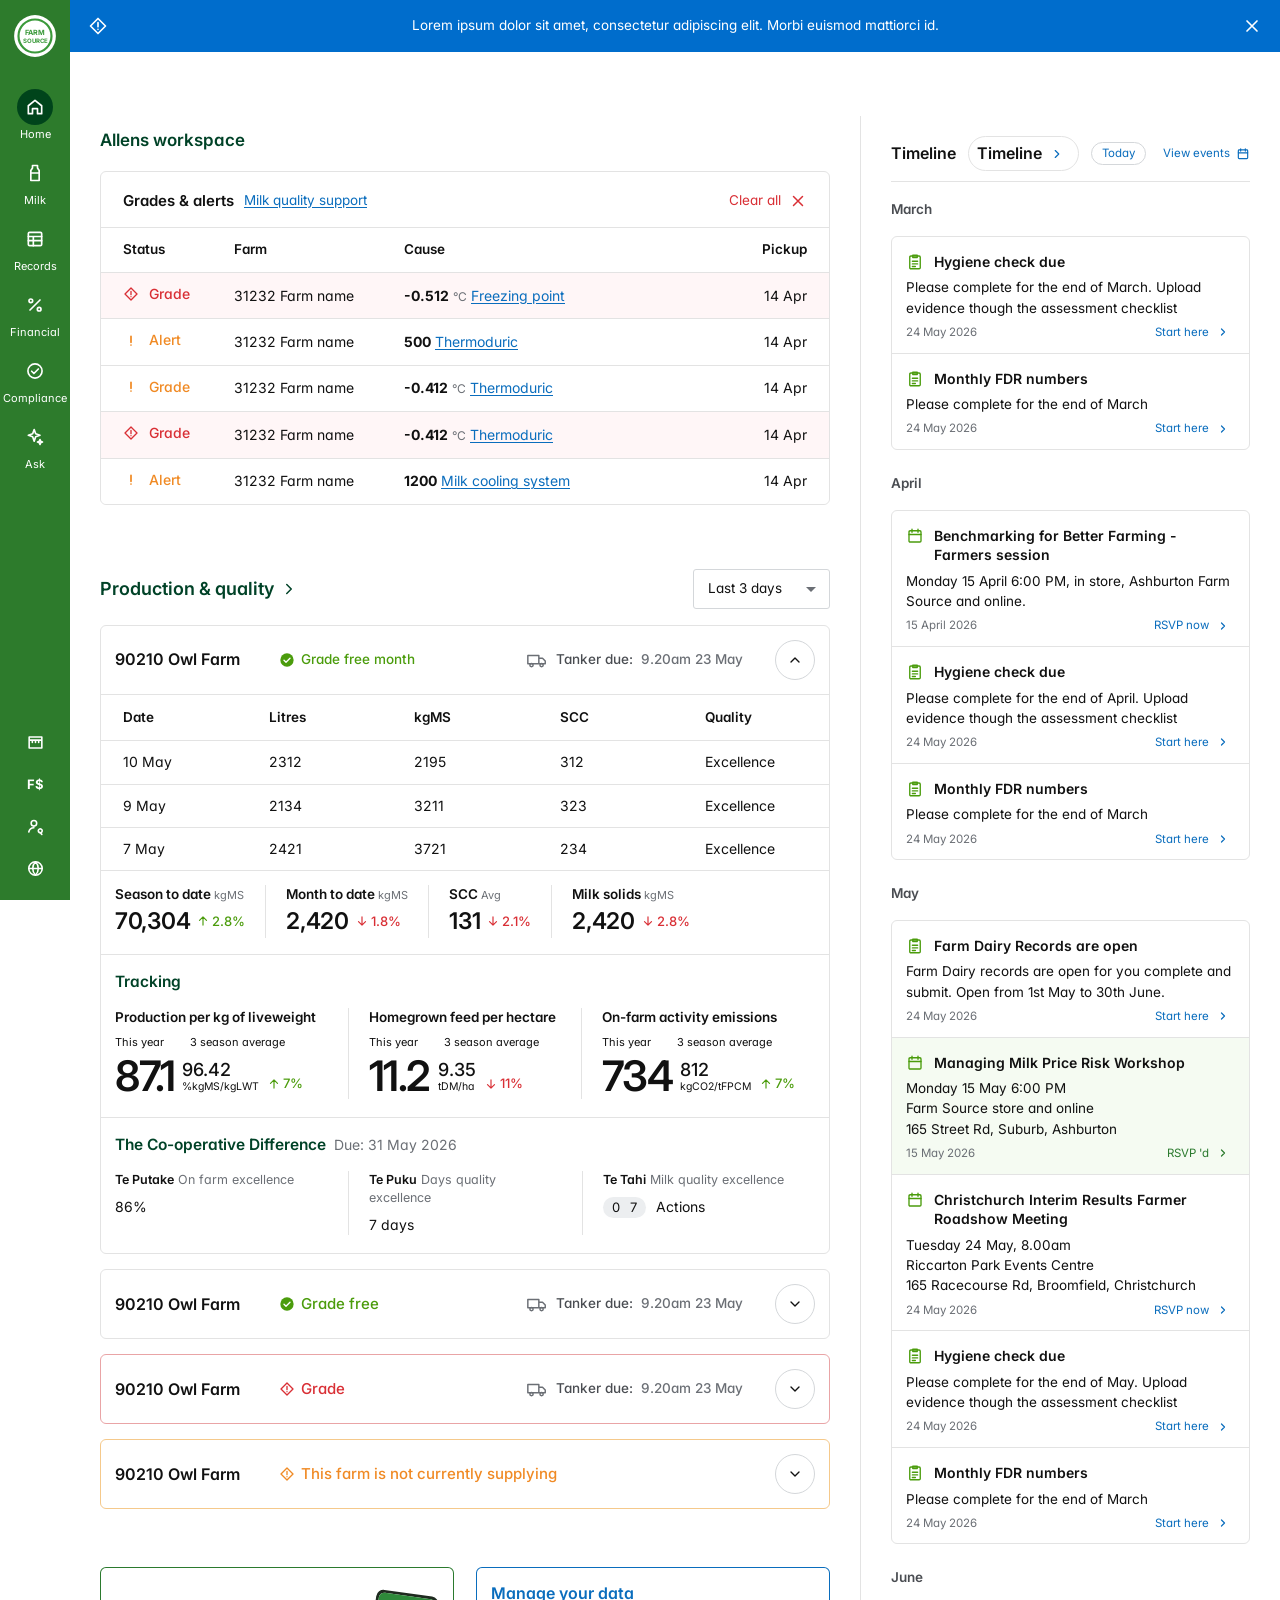
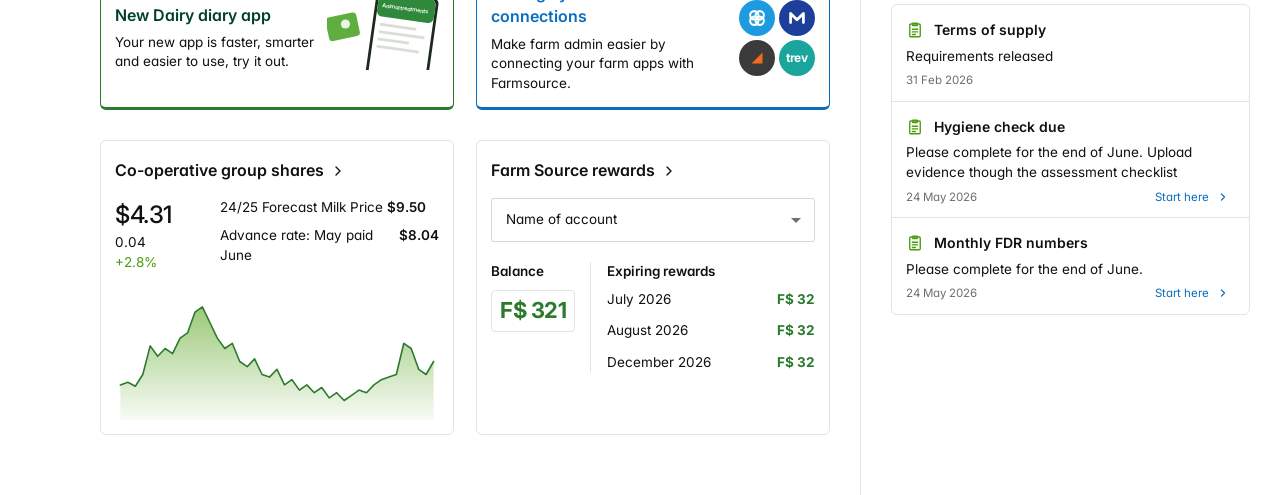
<file: dashboard/index.html>
<!doctype html>
<html lang="en">
<head>
<meta charset="utf-8">
<meta name="viewport" content="width=device-width, initial-scale=1">
<title>Allens workspace</title>
<link rel="preconnect" href="https://fonts.googleapis.com">
<link rel="preconnect" href="https://fonts.gstatic.com" crossorigin>
<link href="https://fonts.googleapis.com/css2?family=Inter:wght@400;500;600;700&display=swap" rel="stylesheet">
<link rel="stylesheet" href="styles.css">
</head>
<body>

<!-- ============ Sidebar ============ -->
<nav class="sidebar" aria-label="Primary">
  <a class="brand" href="#" aria-label="Home">
    <svg viewBox="0 0 40 40" aria-hidden="true"><circle cx="20" cy="20" r="19" fill="#fff"/><circle cx="20" cy="20" r="15" fill="none" stroke="#3b9a3b" stroke-width="2"/><text x="20" y="19" text-anchor="middle" font-size="6.5" font-weight="700" fill="#3b9a3b" font-family="Inter,sans-serif">FARM</text><text x="20" y="26" text-anchor="middle" font-size="5.5" font-weight="700" fill="#3b9a3b" font-family="Inter,sans-serif">SOURCE</text></svg>
  </a>
  <ul class="nav-main">
    <li><a href="#" class="active" aria-current="page"><span class="nav-ico"><svg viewBox="0 0 24 24"><path d="M4 10.5 12 4l8 6.5V20h-5v-6H9v6H4z"/></svg></span>Home</a></li>
    <li><a href="#"><span class="nav-ico"><svg viewBox="0 0 24 24"><path d="M9 3h6v3l2 3v12H7V9l2-3zM7 12h10"/></svg></span>Milk</a></li>
    <li><a href="#"><span class="nav-ico"><svg viewBox="0 0 24 24"><rect x="4" y="4" width="16" height="16" rx="1.5"/><path d="M4 9h16M4 14h16M10 9v11"/></svg></span>Records</a></li>
    <li><a href="#"><span class="nav-ico"><svg viewBox="0 0 24 24"><path d="M18 6 6 18"/><circle cx="7" cy="7" r="2.2"/><circle cx="17" cy="17" r="2.2"/></svg></span>Financial</a></li>
    <li><a href="#"><span class="nav-ico"><svg viewBox="0 0 24 24"><circle cx="12" cy="12" r="8.5"/><path d="m8 12.3 2.7 2.7L16 9.6"/></svg></span>Compliance</a></li>
    <li><a href="#"><span class="nav-ico"><svg viewBox="0 0 24 24"><path d="M11 3l1.8 5.2L18 10l-5.2 1.8L11 17l-1.8-5.2L4 10l5.2-1.8zM18 15l.8 2.2L21 18l-2.2.8L18 21l-.8-2.2L15 18l2.2-.8z"/></svg></span>Ask</a></li>
  </ul>
  <ul class="nav-foot">
    <li><a href="#" aria-label="Store"><svg viewBox="0 0 24 24"><path d="M4 9V5h16v4M4 9h16M4 9v10h16V9M8 9v3M12 9v3M16 9v3"/></svg></a></li>
    <li><a href="#" aria-label="Rewards" class="fs-mark">F$</a></li>
    <li><a href="#" aria-label="Account"><svg viewBox="0 0 24 24"><circle cx="10" cy="8" r="3.5"/><path d="M3.5 19c.8-3.5 3.4-5.5 6.5-5.5M15.5 17.5a2.5 2.5 0 1 0 0-.01M17.3 19.3 20 22"/></svg></a></li>
    <li><a href="#" aria-label="Language"><svg viewBox="0 0 24 24"><circle cx="12" cy="12" r="8.5"/><path d="M3.5 12h17M12 3.5c2.5 2.6 3.5 5.4 3.5 8.5s-1 5.9-3.5 8.5c-2.5-2.6-3.5-5.4-3.5-8.5s1-5.9 3.5-8.5"/></svg></a></li>
  </ul>
</nav>

<div class="app">
  <!-- ============ Banner ============ -->
  <div class="banner" role="region" aria-label="Announcement" id="banner">
    <svg class="banner-ico" viewBox="0 0 24 24" aria-hidden="true"><path d="M12 3 21 12 12 21 3 12z"/><path d="M12 8v5M12 16v.01"/></svg>
    <p>Lorem ipsum dolor sit amet, consectetur adipiscing elit. Morbi euismod mattiorci id.</p>
    <button class="banner-close" aria-label="Dismiss announcement" onclick="document.getElementById('banner').remove()">
      <svg viewBox="0 0 24 24"><path d="M6 6l12 12M18 6 6 18"/></svg>
    </button>
  </div>

  <div class="layout">
    <!-- ============ Main ============ -->
    <main class="main">
      <h1 class="workspace">Allens workspace</h1>

      <!-- Grades & alerts -->
      <section class="card alerts" aria-labelledby="alerts-h">
        <header class="card-head">
          <h2 id="alerts-h">Grades &amp; alerts</h2>
          <a href="#" class="link">Milk quality support</a>
          <button class="clear-all" id="clear-alerts">Clear all <svg viewBox="0 0 24 24"><path d="M6 6l12 12M18 6 6 18"/></svg></button>
        </header>
        <div class="table-wrap">
          <table class="tbl alerts-tbl">
            <thead><tr><th>Status</th><th>Farm</th><th>Cause</th><th class="r">Pickup</th></tr></thead>
            <tbody id="alerts-body"></tbody>
          </table>
        </div>
        <p class="empty" id="alerts-empty" hidden>No grades or alerts. Nice work.</p>
      </section>

      <!-- Production & quality -->
      <section class="production" aria-labelledby="prod-h">
        <div class="section-head">
          <h2 id="prod-h" class="section-title"><a href="#">Production &amp; quality <svg viewBox="0 0 24 24"><path d="m9 6 6 6-6 6"/></svg></a></h2>
          <div class="select">
            <select aria-label="Date range">
              <option>Last 3 days</option><option>Last 7 days</option><option>Last 30 days</option>
            </select>
          </div>
        </div>
        <div id="farms"></div>
      </section>

      <!-- Promos -->
      <div class="grid-2 promos">
        <a href="#" class="promo promo-green">
          <div>
            <h3>New Dairy diary app</h3>
            <p>Your new app is faster, smarter and easier to use, try it out.</p>
          </div>
          <div class="promo-art" aria-hidden="true">
            <svg viewBox="0 0 130 80">
              <rect x="0" y="30" width="34" height="26" rx="4" fill="#5fae3f" transform="rotate(-12 17 43)"/>
              <circle cx="20" cy="40" r="5" fill="#e9f5df"/>
              <g transform="rotate(8 80 50)">
                <rect x="48" y="6" width="68" height="96" rx="8" fill="#1f2a1f"/>
                <rect x="51" y="9" width="62" height="90" rx="6" fill="#fff"/>
                <rect x="51" y="9" width="62" height="26" rx="6" fill="#2e8a3a"/>
                <text x="56" y="25" font-size="6" fill="#fff" font-family="Inter,sans-serif" font-weight="600">Animal treatments</text>
                <g fill="#d9dfd6"><rect x="56" y="42" width="40" height="3"/><rect x="56" y="50" width="50" height="3"/><rect x="56" y="58" width="34" height="3"/><rect x="56" y="66" width="46" height="3"/></g>
              </g>
            </svg>
          </div>
        </a>
        <a href="#" class="promo promo-blue">
          <div>
            <h3>Manage your data connections</h3>
            <p>Make farm admin easier by connecting your farm apps with Farmsource.</p>
          </div>
          <div class="partner-logos" aria-hidden="true">
            <span style="background:#1e9be0"><svg viewBox="0 0 24 24"><circle cx="9" cy="9" r="4.5"/><circle cx="15" cy="9" r="4.5"/><circle cx="9" cy="15" r="4.5"/><circle cx="15" cy="15" r="4.5"/></svg></span>
            <span style="background:#1d3f9a"><svg viewBox="0 0 24 24"><path d="M5 17V7l7 7 7-7v10" stroke-width="3"/></svg></span>
            <span style="background:#3b3b3b"><svg viewBox="0 0 24 24"><path d="M6 18 18 6v12z" fill="#f26a1b" stroke="none"/></svg></span>
            <span style="background:#1aa59c" class="trev">trev</span>
          </div>
        </a>
      </div>

      <!-- Shares + Rewards -->
      <div class="grid-2 lower">
        <section class="card pad" aria-labelledby="shares-h">
          <h2 id="shares-h" class="card-title"><a href="#">Co-operative group shares <svg viewBox="0 0 24 24"><path d="m9 6 6 6-6 6"/></svg></a></h2>
          <div class="shares">
            <div>
              <div class="price">$4.31</div>
              <div class="price-delta">0.04 <span class="up">+2.8%</span></div>
            </div>
            <dl class="shares-meta">
              <div><dt>24/25 Forecast Milk Price</dt><dd>$9.50</dd></div>
              <div><dt>Advance rate: May paid June</dt><dd>$8.04</dd></div>
            </dl>
          </div>
          <svg class="spark" id="spark" viewBox="0 0 360 120" preserveAspectRatio="none" role="img" aria-label="Share price over the last 12 months"></svg>
        </section>

        <section class="card pad" aria-labelledby="rewards-h">
          <h2 id="rewards-h" class="card-title"><a href="#">Farm Source rewards <svg viewBox="0 0 24 24"><path d="m9 6 6 6-6 6"/></svg></a></h2>
          <div class="select select-block">
            <select aria-label="Account"><option>Name of account</option><option>Allens Family Trust</option></select>
          </div>
          <div class="rewards">
            <div class="balance">
              <div class="label">Balance</div>
              <div class="fs-badge">F$ 321</div>
            </div>
            <div class="expiring">
              <div class="label">Expiring rewards</div>
              <ul>
                <li><span>July 2026</span><b>F$ 32</b></li>
                <li><span>August 2026</span><b>F$ 32</b></li>
                <li><span>December 2026</span><b>F$ 32</b></li>
              </ul>
            </div>
          </div>
        </section>
      </div>
    </main>

    <!-- ============ Timeline ============ -->
    <aside class="timeline" aria-labelledby="tl-h">
      <div class="tl-head">
        <h2 id="tl-h">Timeline</h2>
        <button class="tl-pill">Timeline <svg viewBox="0 0 24 24"><path d="m9 6 6 6-6 6"/></svg></button>
        <button class="tl-today">Today</button>
        <a href="#" class="tl-events">View events <svg viewBox="0 0 24 24"><rect x="4" y="5" width="16" height="15" rx="1.5"/><path d="M4 10h16M8 3v4M16 3v4"/></svg></a>
      </div>
      <div id="timeline"></div>
    </aside>
  </div>
</div>

<script src="app.js"></script>
</body>
</html>
</file>
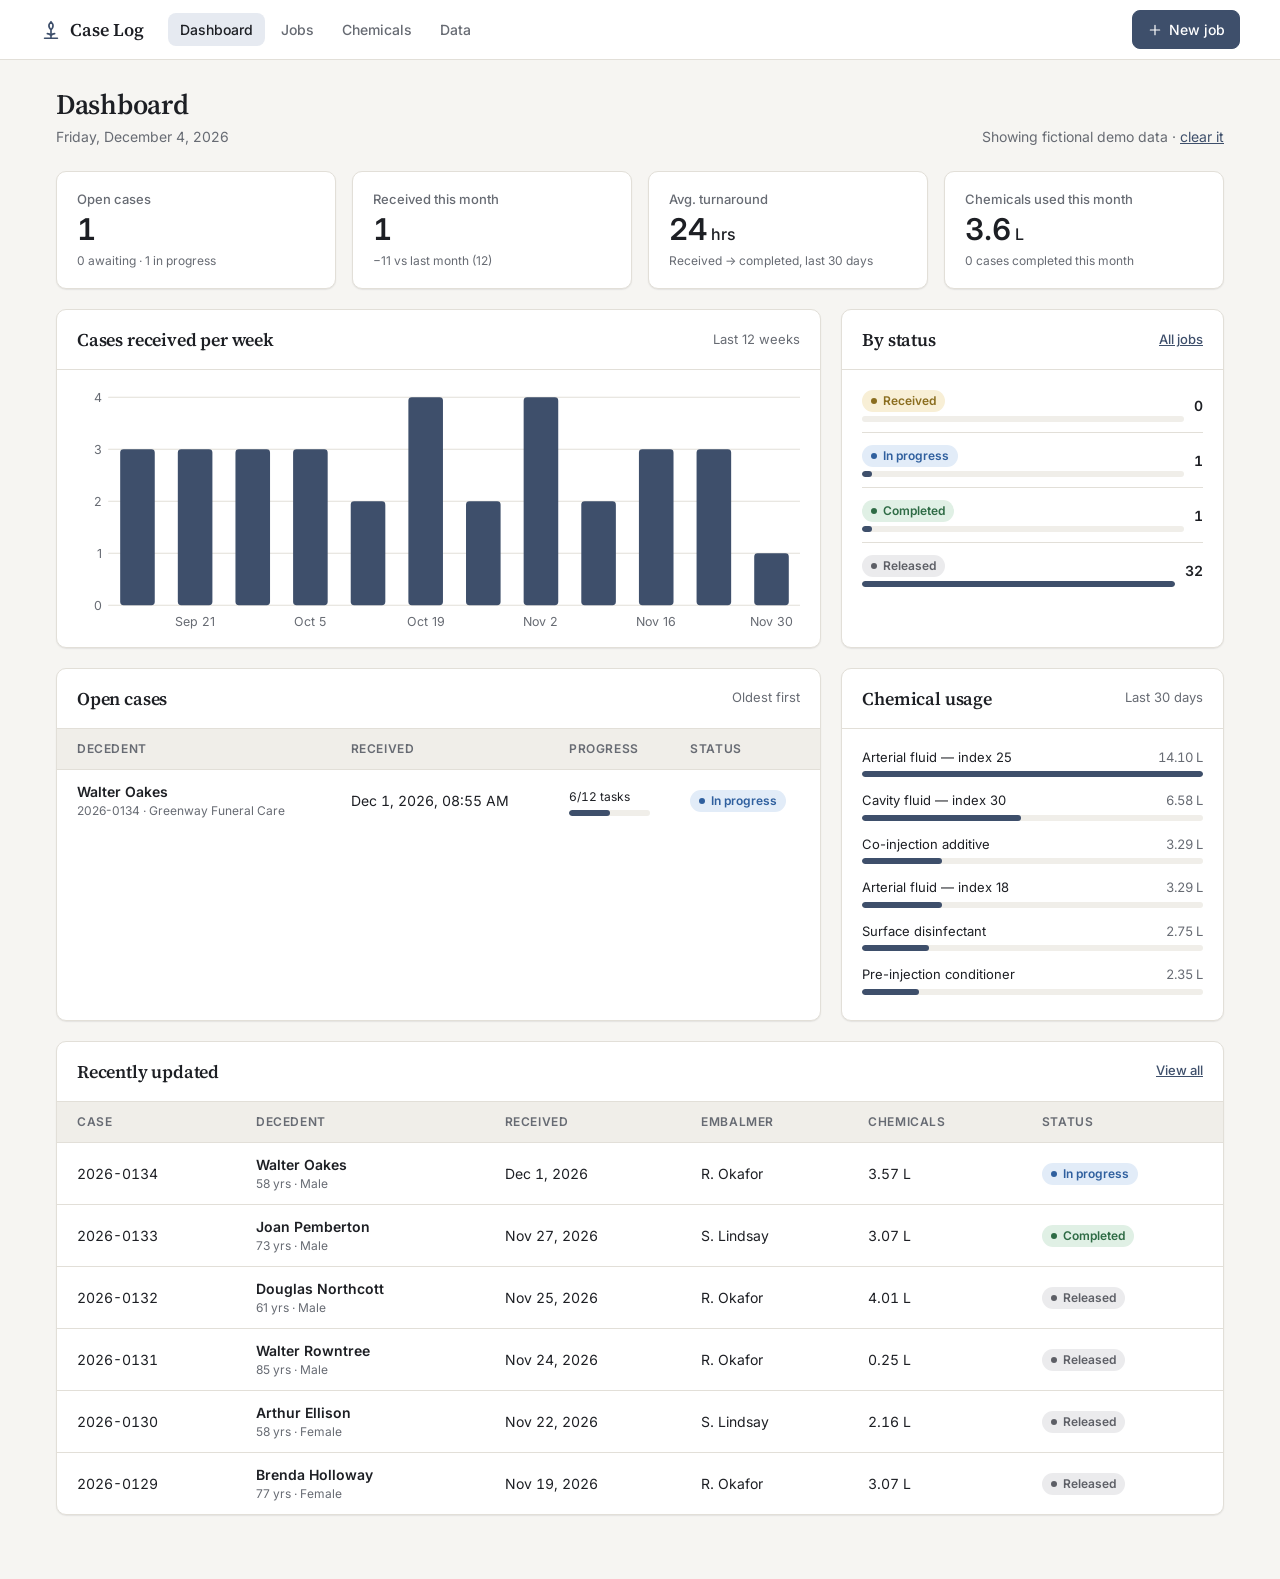
<file: mortuary/index.html>
<!doctype html>
<html lang="en">
<head>
<meta charset="utf-8">
<meta name="viewport" content="width=device-width, initial-scale=1">
<title>Mortuary Case Log</title>
<link rel="preconnect" href="https://fonts.googleapis.com">
<link rel="preconnect" href="https://fonts.gstatic.com" crossorigin>
<link href="https://fonts.googleapis.com/css2?family=Inter:wght@400;500;600;700&family=Source+Serif+4:opsz,wght@8..60,500;8..60,600&display=swap" rel="stylesheet">
<link rel="stylesheet" href="styles.css">
</head>
<body>
<header class="topbar">
  <a class="brand" href="#/dashboard">
    <svg viewBox="0 0 24 24" aria-hidden="true"><path d="M12 3c-3 3-3 6 0 9 3-3 3-6 0-9zM5 21h14M12 12v9M8 16c1.5 0 3 .7 4 2 1-1.3 2.5-2 4-2"/></svg>
    <span>Case Log</span>
  </a>
  <nav class="nav" aria-label="Primary">
    <a href="#/dashboard" data-nav="dashboard">Dashboard</a>
    <a href="#/jobs" data-nav="jobs">Jobs</a>
    <a href="#/chemicals" data-nav="chemicals">Chemicals</a>
    <a href="#/settings" data-nav="settings">Data</a>
  </nav>
  <a class="btn btn-primary new-btn" href="#/jobs/new">
    <svg viewBox="0 0 24 24" aria-hidden="true"><path d="M12 5v14M5 12h14"/></svg>New job
  </a>
</header>
<main id="app" tabindex="-1"></main>
<div id="toast" role="status" aria-live="polite"></div>
<script src="app.js"></script>
</body>
</html>
</file>
<file: dashboard/styles.css>
:root {
  --green-700: #004227;
  --green-600: #2b7a2e;
  --green-500: #4b9c0c;
  --green-50: #f1f8ee;
  --sidebar: #2d7b2c;
  --sidebar-active: #00441b;
  --blue: #006dcc;
  --link: #0a6dbd;
  --red: #d92f35;
  --red-bg: #fff6f7;
  --orange: #f08a24;
  --text: #111;
  --muted: #6b6f75;
  --line: #e3e3e3;
  --line-strong: #d4d7da;
  --bg: #fff;
  --panel: #fafafa;
  --radius: 6px;
  --sidebar-w: 70px;
  font-family: Inter, system-ui, -apple-system, "Segoe UI", sans-serif;
  color: var(--text);
}

* { box-sizing: border-box; }
html, body { margin: 0; }
body { background: var(--bg); font-size: 14px; font-feature-settings: 'tnum' 0, 'cv11' 1; line-height: 1.45; -webkit-font-smoothing: antialiased; }
h1, h2, h3, h4, p { margin: 0; }
a { color: inherit; text-decoration: none; }
button { font: inherit; color: inherit; background: none; border: 0; cursor: pointer; padding: 0; }
svg { width: 1em; height: 1em; fill: none; stroke: currentColor; stroke-width: 2; stroke-linecap: round; stroke-linejoin: round; flex: none; }
.link { color: var(--link); text-decoration: underline; text-underline-offset: 2px; }
.link:hover { text-decoration-thickness: 2px; }
:focus-visible { outline: 2px solid var(--link); outline-offset: 2px; border-radius: 3px; }

/* ---------- Sidebar ---------- */
.sidebar {
  position: fixed; inset: 0 auto 0 0; width: var(--sidebar-w);
  background: var(--sidebar); color: #fff;
  display: flex; flex-direction: column; align-items: center;
  padding: 14px 0 18px; z-index: 10;
}
.brand svg { width: 44px; height: 44px; stroke: none; }
.sidebar ul { list-style: none; margin: 0; padding: 0; width: 100%; }
.nav-main { margin-top: 24px !important; display: flex; flex-direction: column; gap: 8px; }
.nav-main a { display: flex; flex-direction: column; align-items: center; gap: 2px; font-size: 11px; padding: 2px 0; }
.nav-ico { width: 36px; height: 36px; border-radius: 50%; display: grid; place-items: center; }
.nav-ico svg { width: 20px; height: 20px; }
.nav-main a.active .nav-ico { background: var(--sidebar-active); }
.nav-main a:hover .nav-ico { background: rgba(0,0,0,.12); }
.nav-foot { margin-top: auto !important; display: flex; flex-direction: column; align-items: center; gap: 14px; }
.nav-foot a { display: grid; place-items: center; width: 32px; height: 28px; }
.nav-foot svg { width: 19px; height: 19px; }
.fs-mark { font-weight: 700; font-size: 13px; letter-spacing: -.5px; }

/* ---------- App shell ---------- */
.app { margin-left: var(--sidebar-w); min-width: 0; }
.banner {
  background: var(--blue); color: #fff; display: flex; align-items: center; gap: 16px;
  padding: 0 18px; min-height: 52px; font-size: 13.5px;
}
.banner p { flex: 1; text-align: center; }
.banner-ico { width: 20px; height: 20px; }
.banner-close svg { width: 20px; height: 20px; display: block; }

.layout {
  display: grid; grid-template-columns: minmax(0, 1fr) 420px;
  max-width: 1480px; margin: 0 auto;
}
.main { padding: 76px 30px 60px 30px; min-width: 0; }
.workspace { font-size: 17px; font-weight: 600; color: var(--green-700); margin-bottom: 18px; }

/* ---------- Cards ---------- */
.card { border: 1px solid var(--line); border-radius: var(--radius); background: #fff; }
.card.pad { padding: 18px 14px 14px; }
.card-head { display: flex; align-items: center; gap: 10px; padding: 18px 22px 16px; border-bottom: 1px solid var(--line); }
.card-head h2 { font-size: 15px; font-weight: 600; }
.card-head .link { font-size: 13.5px; }
.clear-all { margin-left: auto; color: var(--red); font-size: 13.5px; display: inline-flex; align-items: center; gap: 8px; }
.clear-all svg { width: 18px; height: 18px; }
.alerts { margin: 0 0 64px; }
.empty { padding: 18px 22px; color: var(--muted); }

.table-wrap { overflow-x: auto; }
.tbl { width: 100%; border-collapse: collapse; background: #fff; }
.tbl th { text-align: left; font-weight: 600; padding: 12px 22px; font-size: 13.5px; }
.tbl td { padding: 11px 22px; border-top: 1px solid var(--line); white-space: nowrap; }
.tbl .r { text-align: right; }
.alerts-tbl { border-radius: 0 0 var(--radius) var(--radius); }
.alerts-tbl td { padding-top: 11px; padding-bottom: 11px; }
.status { display: inline-flex; align-items: center; gap: 10px; font-weight: 500; }
.status svg { width: 16px; height: 16px; }
.is-severe { background: var(--red-bg); }
.is-severe .status { color: var(--red); }
.is-grade .status, .is-alert .status { color: var(--orange); }
.is-grade .status svg, .is-alert .status svg { stroke-width: 2.6; }
.alerts-tbl th:nth-child(1) { width: 97px; padding-right: 0; }
.alerts-tbl th:nth-child(2) { width: 170px; }
.unit { font-size: 12px; color: var(--muted); }

/* ---------- Production ---------- */
.section-head { display: flex; align-items: center; justify-content: space-between; gap: 12px; margin-bottom: 16px; }
.section-title, .card-title { font-size: 18px; font-weight: 600; color: var(--green-700); }
.section-title a, .card-title a { display: inline-flex; align-items: center; gap: 6px; }
.section-title svg { width: 18px; height: 18px; }
.card-title { font-size: 16px; color: var(--text); margin-bottom: 16px; }
.card-title svg { width: 16px; height: 16px; }

.select { position: relative; }
.select select {
  appearance: none; font: inherit; font-size: 13.5px; color: var(--text); background: #fff;
  border: 1px solid var(--line-strong); border-radius: 3px; padding: 9px 38px 9px 14px; cursor: pointer;
}
.select::after {
  content: ""; position: absolute; right: 14px; top: 50%; margin-top: -2px;
  border: 5px solid transparent; border-top-color: var(--muted); border-bottom: 0; pointer-events: none;
}
.select-block select { width: 100%; padding: 11px 14px; }

.farm { border: 1px solid var(--line); border-radius: var(--radius); margin-bottom: 15px; background: #fff; }
.farm-grade { border-color: #e9a4a6; }
.farm-inactive { border-color: #f5c98b; }
.farm-head { display: flex; align-items: center; gap: 32px; padding: 0 14px; min-height: 68px; font-weight: 500; cursor: pointer; }
.farm-head h3 { font-size: 16px; font-weight: 600; min-width: 132px; }
.farm-status { display: inline-flex; align-items: center; gap: 6px; font-size: 13.5px; }
.farm.bold .farm-status { font-size: 15px; font-weight: 500; }
.farm-status svg { width: 16px; height: 16px; }
.farm-ok .farm-status { color: var(--green-500); }
.farm-grade .farm-status { color: var(--red); }
.farm-inactive .farm-status { color: var(--orange); }
.tanker { margin-left: auto; display: inline-flex; align-items: center; gap: 8px; color: var(--muted); font-size: 13.5px; white-space: nowrap; }
.tanker b { font-weight: 500; color: #4a4d52; }
.tanker svg { width: 22px; height: 22px; stroke-width: 1.6; }
.toggle { width: 40px; height: 40px; border: 1px solid var(--line-strong); border-radius: 50%; display: grid; place-items: center; flex: none; }
.toggle svg { width: 16px; height: 16px; transition: transform .2s; }
.farm.open .toggle svg { transform: rotate(180deg); }
.toggle:hover { background: var(--panel); }

.farm-body { border-top: 1px solid var(--line); }
.farm-tbl th { padding: 13px 22px; }
.farm-tbl td, .farm-tbl th { width: 20%; }

.stats { display: flex; border-top: 1px solid var(--line); padding: 14px 14px 16px; }
.stat { padding: 0 20px; border-left: 1px solid var(--line); }
.stat:first-child { padding-left: 0; border-left: 0; }
.stat-label { font-weight: 600; font-size: 13.5px; }
.stat-label small { font-weight: 400; color: var(--muted); font-size: 11px; }
.stat-value { font-size: 23px; font-weight: 600; letter-spacing: -.3px; display: flex; align-items: center; gap: 6px; }
.delta { display: inline-flex; align-items: center; gap: 2px; font-size: 13px; font-weight: 500; letter-spacing: 0; }
.delta svg { width: 14px; height: 14px; }
.delta.up { color: var(--green-500); }
.delta.down { color: var(--red); }

.tracking, .coop { border-top: 1px solid var(--line); padding: 16px 14px 18px; }
.tracking h4, .coop h4 { font-size: 15.5px; font-weight: 600; color: var(--green-700); margin-bottom: 14px; }
.coop h4 span { font-weight: 400; font-size: 14px; color: var(--muted); margin-left: 4px; }
.tracking-grid, .coop-grid { display: grid; grid-template-columns: repeat(3, 1fr); }
.track, .coop-grid > div { padding: 0 20px; border-left: 1px solid var(--line); }
.track:first-child, .coop-grid > div:first-child { padding-left: 0; border-left: 0; }
.track-title { font-weight: 600; font-size: 13.5px; margin-bottom: 8px; }
.track-sub { display: flex; gap: 26px; font-size: 11px; color: var(--text); margin-bottom: 2px; }
.track-vals { display: flex; align-items: center; gap: 8px; }
.track-vals .big { font-size: 42px; font-weight: 600; letter-spacing: -1.5px; line-height: 1.1; }
.track-vals .avg { display: flex; flex-direction: column; line-height: 1.2; }
.track-vals .avg b { font-size: 18px; font-weight: 500; }
.track-vals .avg small { font-size: 10.5px; color: var(--text); }
.track-vals .delta { align-self: flex-end; margin-bottom: 6px; }

.coop-label { font-size: 12.5px; color: var(--muted); margin-bottom: 8px; }
.coop-label b { color: var(--text); font-weight: 600; }
.counter { display: inline-flex; gap: 10px; background: #eceef0; border-radius: 12px; padding: 1px 9px; margin-right: 6px; font-size: 13px; }

/* ---------- Promos ---------- */
.grid-2 { display: grid; grid-template-columns: 1fr 1fr; gap: 22px; }
.promos { margin: 58px 0 30px; }
.promo {
  display: flex; align-items: center; justify-content: space-between; gap: 12px;
  border-radius: var(--radius); padding: 14px 14px; min-height: 98px; overflow: hidden;
  border: 1.5px solid; transition: box-shadow .15s;
}
.promo:hover { box-shadow: 0 4px 14px rgba(0,0,0,.08); }
.promo h3 { font-size: 16px; font-weight: 600; margin-bottom: 6px; }
.promo p { font-size: 13.5px; }
.promo-green { border-color: var(--green-600); border-bottom-width: 3px; }
.promo-green h3 { color: var(--green-700); }
.promo-blue { border-color: var(--link); border-bottom-width: 3px; }
.promo-blue h3 { color: var(--link); }
.promo > div:first-child { flex: 1; min-width: 0; }
.promo-art { width: 120px; flex: none; align-self: stretch; margin: -14px -14px -14px 0; position: relative; }
.promo-art svg { width: 120px; height: 92px; stroke: none; position: absolute; right: 6px; top: 10px; }
.partner-logos { display: grid; grid-template-columns: repeat(2, 36px); gap: 4px; flex: none; }
.partner-logos span { width: 36px; height: 36px; border-radius: 50%; display: grid; place-items: center; color: #fff; }
.partner-logos svg { width: 22px; height: 22px; stroke-width: 2.2; }
.partner-logos .trev { font-weight: 700; font-size: 12px; letter-spacing: -.3px; }

/* ---------- Shares & rewards ---------- */
.shares { display: flex; gap: 32px; align-items: flex-start; }
.price { font-size: 24px; font-weight: 500; letter-spacing: -.5px; }
.price-delta { font-size: 13.5px; }
.up { color: var(--green-500); }
.shares-meta { margin: 0; display: grid; gap: 8px; font-size: 13.5px; }
.shares-meta div { display: flex; gap: 4px; }
.shares-meta dd { margin: 0; font-weight: 600; }
.spark { display: block; width: 100%; height: 130px; margin-top: 18px; }

.rewards { display: grid; grid-template-columns: 100px 1fr; margin-top: 20px; }
.label { font-weight: 600; font-size: 13.5px; margin-bottom: 8px; }
.balance { border-right: 1px solid var(--line); }
.fs-badge { display: inline-block; border: 1px solid var(--line); border-radius: 4px; padding: 4px 8px; font-size: 22px; font-weight: 700; color: var(--green-600); letter-spacing: -.5px; }
.expiring { padding-left: 16px; }
.expiring ul { list-style: none; margin: 0; padding: 0; display: grid; gap: 12px; }
.expiring li { display: flex; justify-content: space-between; font-size: 13.5px; }
.expiring b { color: var(--green-600); font-weight: 700; }

/* ---------- Timeline ---------- */
.timeline { border-left: 1px solid var(--line); padding: 20px 30px 40px; background: #fff; margin-top: 64px; }
.tl-head { display: flex; align-items: center; gap: 12px; padding-bottom: 10px; margin-bottom: 18px; border-bottom: 1px solid var(--line); flex-wrap: wrap; }
.tl-head h2 { font-size: 16px; font-weight: 600; }
.tl-pill { display: inline-flex; align-items: center; gap: 8px; font-weight: 600; font-size: 16px; border: 1px solid var(--line); border-radius: 18px; padding: 5px 14px 5px 8px; }
.tl-pill svg, .tl-events svg { width: 14px; height: 14px; color: var(--link); }
.tl-today { font-size: 11.5px; color: var(--link); border: 1px solid var(--line-strong); border-radius: 12px; padding: 2px 10px; }
.tl-events { margin-left: auto; font-size: 11.5px; color: var(--link); display: inline-flex; align-items: center; gap: 6px; }
.tl-month h3 { font-size: 13.5px; font-weight: 600; color: #4a4d52; margin: 0 0 16px; }
.tl-list { list-style: none; margin: 0 0 24px; padding: 0; border: 1px solid var(--line); border-radius: var(--radius); }
.tl-item { padding: 15px 14px 12px; border-top: 1px solid var(--line); }
.tl-item:first-child { border-top: 0; }
.tl-item.rsvpd { background: #f5fbf2; }
.tl-title { display: flex; gap: 10px; align-items: flex-start; font-weight: 600; margin-bottom: 6px; line-height: 1.4; }
.tl-title svg { width: 18px; height: 18px; color: var(--green-500); margin-top: 1px; stroke-width: 1.8; }
.tl-item p { font-size: 13.5px; line-height: 1.5; }
.tl-foot { display: flex; justify-content: space-between; align-items: center; margin-top: 6px; font-size: 11.5px; color: var(--muted); }
.tl-cta { display: inline-flex; align-items: center; gap: 8px; color: var(--link); margin-right: 6px; }
.tl-cta svg { width: 12px; height: 12px; stroke-width: 2.4; }
.tl-cta:hover { text-decoration: underline; }
.rsvpd .tl-cta { color: var(--green-600); }

/* ---------- Responsive ---------- */
@media (max-width: 1180px) {
  .layout { grid-template-columns: 1fr; }
  .timeline { border-left: 0; border-top: 1px solid var(--line); margin-top: 0; padding: 30px; }
  .timeline > div:last-child { display: grid; grid-template-columns: repeat(auto-fill, minmax(320px, 1fr)); gap: 0 24px; }
}

@media (max-width: 860px) {
  .farm-head { flex-wrap: wrap; gap: 4px 16px; padding: 12px 14px; }
  .farm-head h3 { min-width: 0; }
  .tanker { order: 3; margin-left: 0; width: 100%; }
  .toggle { margin-left: auto; }
  .stats { flex-wrap: wrap; row-gap: 14px; }
  .stat { flex: 1 1 45%; }
  .stat:nth-child(3) { border-left: 0; padding-left: 0; }
  .tracking-grid, .coop-grid { grid-template-columns: 1fr; gap: 18px; }
  .track, .coop-grid > div { border-left: 0; padding-left: 0; }
  .grid-2 { grid-template-columns: 1fr; }
}

@media (max-width: 640px) {
  :root { --sidebar-w: 0px; }
  .sidebar { inset: auto 0 0 0; width: 100%; height: 64px; flex-direction: row; padding: 0 8px; }
  .brand, .nav-foot { display: none !important; }
  .nav-main { margin: 0 !important; flex-direction: row; justify-content: space-around; gap: 0; }
  .nav-main a { font-size: 10px; }
  .nav-ico { width: 32px; height: 32px; }
  body { padding-bottom: 64px; }
  .banner { padding: 10px 16px; font-size: 13px; }
  .banner p { text-align: left; }
  .main { padding: 32px 16px 40px; }
  .timeline { padding: 24px 16px; }
  .timeline > div:last-child { display: block; }
  .card-head { flex-wrap: wrap; padding: 16px; }
  .tbl th, .tbl td { padding-left: 16px; padding-right: 16px; }
  .alerts { box-shadow: none; }
  .shares { flex-direction: column; gap: 12px; }
  .track-vals .big { font-size: 34px; }
}
</file>
<file: mortuary/styles.css>
:root {
  --bg: #f6f5f2;
  --surface: #ffffff;
  --surface-2: #f0eee9;
  --text: #1d1f24;
  --muted: #676b73;
  --line: #e2dfd8;
  --line-strong: #cfcbc2;
  --accent: #3e4f6b;
  --accent-strong: #2c3a52;
  --accent-soft: #e6eaf1;
  --s-received: #8a6d1f;   --s-received-bg: #f8efd6;
  --s-progress: #2f5f9e;   --s-progress-bg: #e2ecf8;
  --s-complete: #2e6b45;   --s-complete-bg: #e0f0e5;
  --s-released: #5d5f66;   --s-released-bg: #ebebed;
  --danger: #b3261e;
  --bar: #3e4f6b;
  --bar-2: #8b9bb6;
  --radius: 10px;
  --shadow: 0 1px 2px rgba(20, 20, 30, .05), 0 1px 1px rgba(20, 20, 30, .03);
  color-scheme: light;
}
@media (prefers-color-scheme: dark) {
  :root:not([data-theme="light"]) {
    --bg: #15171b; --surface: #1d2025; --surface-2: #252930; --text: #e8e9ec; --muted: #9a9ea8;
    --line: #2e323a; --line-strong: #3b404a; --accent: #9fb3d6; --accent-strong: #c3d1ea; --accent-soft: #273042;
    --s-received: #e4c46e; --s-received-bg: #3a321b; --s-progress: #8fb6ec; --s-progress-bg: #1f2e44;
    --s-complete: #84c99c; --s-complete-bg: #1c3527; --s-released: #b4b6bd; --s-released-bg: #2d3036;
    --danger: #f2867e; --bar: #9fb3d6; --bar-2: #56647e; color-scheme: dark;
  }
}
:root[data-theme="dark"] {
  --bg: #15171b; --surface: #1d2025; --surface-2: #252930; --text: #e8e9ec; --muted: #9a9ea8;
  --line: #2e323a; --line-strong: #3b404a; --accent: #9fb3d6; --accent-strong: #c3d1ea; --accent-soft: #273042;
  --s-received: #e4c46e; --s-received-bg: #3a321b; --s-progress: #8fb6ec; --s-progress-bg: #1f2e44;
  --s-complete: #84c99c; --s-complete-bg: #1c3527; --s-released: #b4b6bd; --s-released-bg: #2d3036;
  --danger: #f2867e; --bar: #9fb3d6; --bar-2: #56647e; color-scheme: dark;
}

* { box-sizing: border-box; }
html, body { margin: 0; }
body {
  background: var(--bg); color: var(--text);
  font: 14px/1.5 Inter, system-ui, -apple-system, "Segoe UI", sans-serif;
  -webkit-font-smoothing: antialiased;
}
h1, h2, h3, p { margin: 0; }
h1, h2 { font-family: "Source Serif 4", Georgia, serif; font-weight: 600; letter-spacing: -.01em; }
h1 { font-size: 28px; line-height: 1.2; }
h2 { font-size: 18px; }
h3 { font-size: 13px; font-weight: 600; text-transform: uppercase; letter-spacing: .06em; color: var(--muted); }
a { color: var(--accent); }
svg { width: 1em; height: 1em; fill: none; stroke: currentColor; stroke-width: 1.8; stroke-linecap: round; stroke-linejoin: round; flex: none; }
:focus-visible { outline: 2px solid var(--accent); outline-offset: 2px; border-radius: 4px; }
.muted { color: var(--muted); }
.num { font-variant-numeric: tabular-nums; }

/* ---------- Top bar ---------- */
.topbar {
  position: sticky; top: 0; z-index: 10;
  display: flex; align-items: center; gap: 24px;
  padding: 0 max(16px, calc((100vw - 1200px) / 2));
  height: 60px; background: var(--surface); border-bottom: 1px solid var(--line);
}
.brand { display: flex; align-items: center; gap: 8px; color: var(--text); text-decoration: none; font-family: "Source Serif 4", Georgia, serif; font-weight: 600; font-size: 18px; }
.brand svg { width: 22px; height: 22px; color: var(--accent); }
.nav { display: flex; gap: 4px; flex: 1; }
.nav a { color: var(--muted); text-decoration: none; padding: 6px 12px; border-radius: 8px; font-weight: 500; }
.nav a:hover { color: var(--text); background: var(--surface-2); }
.nav a.active { color: var(--text); background: var(--accent-soft); }

main { max-width: 1200px; margin: 0 auto; padding: 28px 16px 64px; outline: none; }
.page-head { display: flex; align-items: flex-end; justify-content: space-between; gap: 16px; margin-bottom: 24px; flex-wrap: wrap; }
.page-head p { margin-top: 4px; }

/* ---------- Buttons & inputs ---------- */
.btn {
  display: inline-flex; align-items: center; gap: 6px; justify-content: center;
  padding: 8px 14px; border-radius: 8px; border: 1px solid var(--line-strong);
  background: var(--surface); color: var(--text); font: inherit; font-weight: 500;
  cursor: pointer; text-decoration: none; white-space: nowrap;
}
.btn:hover { background: var(--surface-2); }
.btn-primary { background: var(--accent); border-color: var(--accent); color: var(--surface); }
.btn-primary:hover { background: var(--accent-strong); border-color: var(--accent-strong); }
.btn-danger { color: var(--danger); }
.btn-sm { padding: 4px 10px; font-size: 13px; }
.btn-icon { padding: 6px; }
.btn svg { width: 16px; height: 16px; }

label { display: block; font-weight: 500; font-size: 13px; margin-bottom: 4px; }
input, select, textarea {
  width: 100%; font: inherit; color: var(--text); background: var(--surface);
  border: 1px solid var(--line-strong); border-radius: 8px; padding: 8px 10px;
}
textarea { resize: vertical; min-height: 80px; }
input:focus, select:focus, textarea:focus { outline: 2px solid var(--accent); outline-offset: -1px; border-color: var(--accent); }
.req::after { content: " *"; color: var(--danger); }

/* ---------- Cards ---------- */
.card { background: var(--surface); border: 1px solid var(--line); border-radius: var(--radius); box-shadow: var(--shadow); }
.card-pad { padding: 20px; }
.card-head { display: flex; align-items: center; justify-content: space-between; gap: 12px; padding: 16px 20px; border-bottom: 1px solid var(--line); }
.card-head a { font-size: 13px; font-weight: 500; }

/* ---------- Dashboard ---------- */
.kpis { display: grid; grid-template-columns: repeat(4, 1fr); gap: 16px; margin-bottom: 20px; }
.kpi { padding: 18px 20px; }
.kpi-label { color: var(--muted); font-size: 13px; font-weight: 500; }
.kpi-value { font-size: 30px; font-weight: 600; margin-top: 4px; line-height: 1.1; font-variant-numeric: tabular-nums; }
.kpi-sub { font-size: 12px; color: var(--muted); margin-top: 6px; }
.dash-grid { display: grid; grid-template-columns: 2fr 1fr; gap: 20px; margin-bottom: 20px; }
.chart { padding: 16px 20px 12px; }
.chart svg { width: 100%; height: auto; display: block; stroke: none; }
.chart .axis { fill: var(--muted); font-size: 11px; font-family: inherit; }
.chart .grid { stroke: var(--line); stroke-width: 1; }
.chart .bar { fill: var(--bar); }
.chart .bar:hover { fill: var(--accent-strong); }
.legend { display: flex; gap: 14px; font-size: 12px; color: var(--muted); padding: 0 20px 14px; }
.legend i { display: inline-block; width: 10px; height: 10px; border-radius: 2px; margin-right: 5px; vertical-align: -1px; }

.status-list { list-style: none; margin: 0; padding: 8px 20px 16px; }
.status-list li { display: flex; align-items: center; gap: 10px; padding: 10px 0; border-bottom: 1px solid var(--line); }
.status-list li:last-child { border-bottom: 0; }
.status-list .count { margin-left: auto; font-weight: 600; font-variant-numeric: tabular-nums; }
.meter { height: 6px; background: var(--surface-2); border-radius: 3px; overflow: hidden; margin-top: 4px; }
.meter > span { display: block; height: 100%; background: var(--bar); border-radius: 3px; }

.hbars { list-style: none; margin: 0; padding: 12px 20px 18px; }
.hbars li { padding: 7px 0; }
.hbars .row { display: flex; justify-content: space-between; gap: 8px; font-size: 13px; }
.hbars .row span:last-child { color: var(--muted); font-variant-numeric: tabular-nums; }

/* ---------- Status pills ---------- */
.pill { display: inline-flex; align-items: center; gap: 6px; padding: 2px 9px; border-radius: 99px; font-size: 12px; font-weight: 600; white-space: nowrap; }
.pill::before { content: ""; width: 6px; height: 6px; border-radius: 50%; background: currentColor; }
.pill.received { color: var(--s-received); background: var(--s-received-bg); }
.pill.in_progress { color: var(--s-progress); background: var(--s-progress-bg); }
.pill.completed { color: var(--s-complete); background: var(--s-complete-bg); }
.pill.released { color: var(--s-released); background: var(--s-released-bg); }

/* ---------- Tables ---------- */
.table-wrap { overflow-x: auto; }
table { width: 100%; border-collapse: collapse; }
th, td { text-align: left; padding: 11px 20px; border-bottom: 1px solid var(--line); vertical-align: middle; }
th { font-size: 12px; font-weight: 600; color: var(--muted); text-transform: uppercase; letter-spacing: .05em; background: var(--surface-2); white-space: nowrap; }
tbody tr:last-child td { border-bottom: 0; }
tbody tr.clickable { cursor: pointer; }
tbody tr.clickable:hover td { background: var(--surface-2); }
td .primary { font-weight: 600; color: var(--text); text-decoration: none; }
td .sub { font-size: 12px; color: var(--muted); }
.empty { padding: 40px 20px; text-align: center; color: var(--muted); }

.filters { display: flex; gap: 10px; padding: 14px 20px; border-bottom: 1px solid var(--line); flex-wrap: wrap; }
.filters input { flex: 1 1 240px; }
.filters select { width: auto; flex: 0 0 auto; }

/* ---------- Form ---------- */
.form-section { margin-bottom: 20px; }
.form-section > .card-head h2 { font-size: 17px; }
.grid { display: grid; gap: 16px; }
.g2 { grid-template-columns: repeat(2, 1fr); }
.g3 { grid-template-columns: repeat(3, 1fr); }
.g4 { grid-template-columns: repeat(4, 1fr); }
.span-2 { grid-column: span 2; }
.span-all { grid-column: 1 / -1; }
.hint { font-size: 12px; color: var(--muted); margin-top: 4px; }

.chem-table th, .chem-table td { padding: 8px 10px; }
.chem-table td { border-bottom: 0; }
.chem-table input, .chem-table select { padding: 6px 8px; }
.chem-table th:first-child, .chem-table td:first-child { padding-left: 20px; }
.chem-table th:last-child, .chem-table td:last-child { padding-right: 20px; width: 40px; }
.chem-foot { display: flex; justify-content: space-between; align-items: center; padding: 12px 20px; border-top: 1px solid var(--line); flex-wrap: wrap; gap: 8px; }

.checks { display: grid; grid-template-columns: repeat(3, 1fr); gap: 8px 16px; }
.check { display: flex; align-items: center; gap: 10px; padding: 10px 12px; border: 1px solid var(--line); border-radius: 8px; cursor: pointer; font-weight: 500; margin: 0; }
.check:hover { background: var(--surface-2); }
.check input { width: 16px; height: 16px; margin: 0; accent-color: var(--accent); flex: none; }
.check:has(input:checked) { border-color: var(--accent); background: var(--accent-soft); }

.form-actions { position: sticky; bottom: 0; display: flex; justify-content: flex-end; gap: 10px; padding: 14px 0; background: linear-gradient(transparent, var(--bg) 30%); }

/* ---------- Detail ---------- */
.detail-grid { display: grid; grid-template-columns: 2fr 1fr; gap: 20px; align-items: start; }
.dl { display: grid; grid-template-columns: repeat(2, 1fr); gap: 14px 24px; margin: 0; }
.dl div { min-width: 0; }
.dl dt { font-size: 12px; color: var(--muted); font-weight: 500; }
.dl dd { margin: 2px 0 0; overflow-wrap: anywhere; }
.dl .full { grid-column: 1 / -1; }
.work-done { list-style: none; margin: 0; padding: 0; display: grid; grid-template-columns: repeat(2, 1fr); gap: 8px; }
.work-done li { display: flex; align-items: center; gap: 8px; }
.work-done li.no { color: var(--muted); text-decoration: line-through; text-decoration-color: var(--line-strong); }
.work-done svg { width: 16px; height: 16px; color: var(--s-complete); }
.work-done li.no svg { color: var(--line-strong); }
.notes { white-space: pre-wrap; }
.stack > * + * { margin-top: 20px; }
.status-select { display: flex; gap: 8px; align-items: center; }
.status-select select { width: auto; }

/* ---------- Toast ---------- */
#toast {
  position: fixed; left: 50%; bottom: 24px; transform: translate(-50%, 20px);
  background: var(--text); color: var(--bg); padding: 10px 16px; border-radius: 8px;
  font-weight: 500; opacity: 0; pointer-events: none; transition: .2s;
}
#toast.show { opacity: 1; transform: translate(-50%, 0); }

/* ---------- Print ---------- */
@media print {
  .topbar, .no-print, .form-actions { display: none !important; }
  body { background: #fff; }
  .card { box-shadow: none; }
  .detail-grid { grid-template-columns: 1fr; }
}

/* ---------- Responsive ---------- */
@media (max-width: 960px) {
  .kpis { grid-template-columns: repeat(2, 1fr); }
  .dash-grid, .detail-grid { grid-template-columns: 1fr; }
  .g4 { grid-template-columns: repeat(2, 1fr); }
  .checks { grid-template-columns: repeat(2, 1fr); }
}
@media (max-width: 640px) {
  .topbar { gap: 10px; height: auto; padding-top: 10px; padding-bottom: 10px; flex-wrap: wrap; }
  .nav { order: 3; flex-basis: 100%; overflow-x: auto; }
  .new-btn { margin-left: auto; }
  h1 { font-size: 24px; }
  .kpi-value { font-size: 24px; }
  .g2, .g3, .g4, .checks, .dl, .work-done { grid-template-columns: 1fr; }
  .span-2 { grid-column: auto; }
  th, td { padding: 10px 12px; }
  .hide-sm { display: none; }
  .chem-table thead { display: none; }
  .chem-table tr { display: grid; grid-template-columns: 1fr 1fr; gap: 6px; padding: 12px 16px; border-bottom: 1px solid var(--line); }
  .chem-table td, .chem-table td:first-child, .chem-table td:last-child { padding: 0; width: auto; }
  .chem-table td:first-child { grid-column: 1 / -1; }
}
</file>
